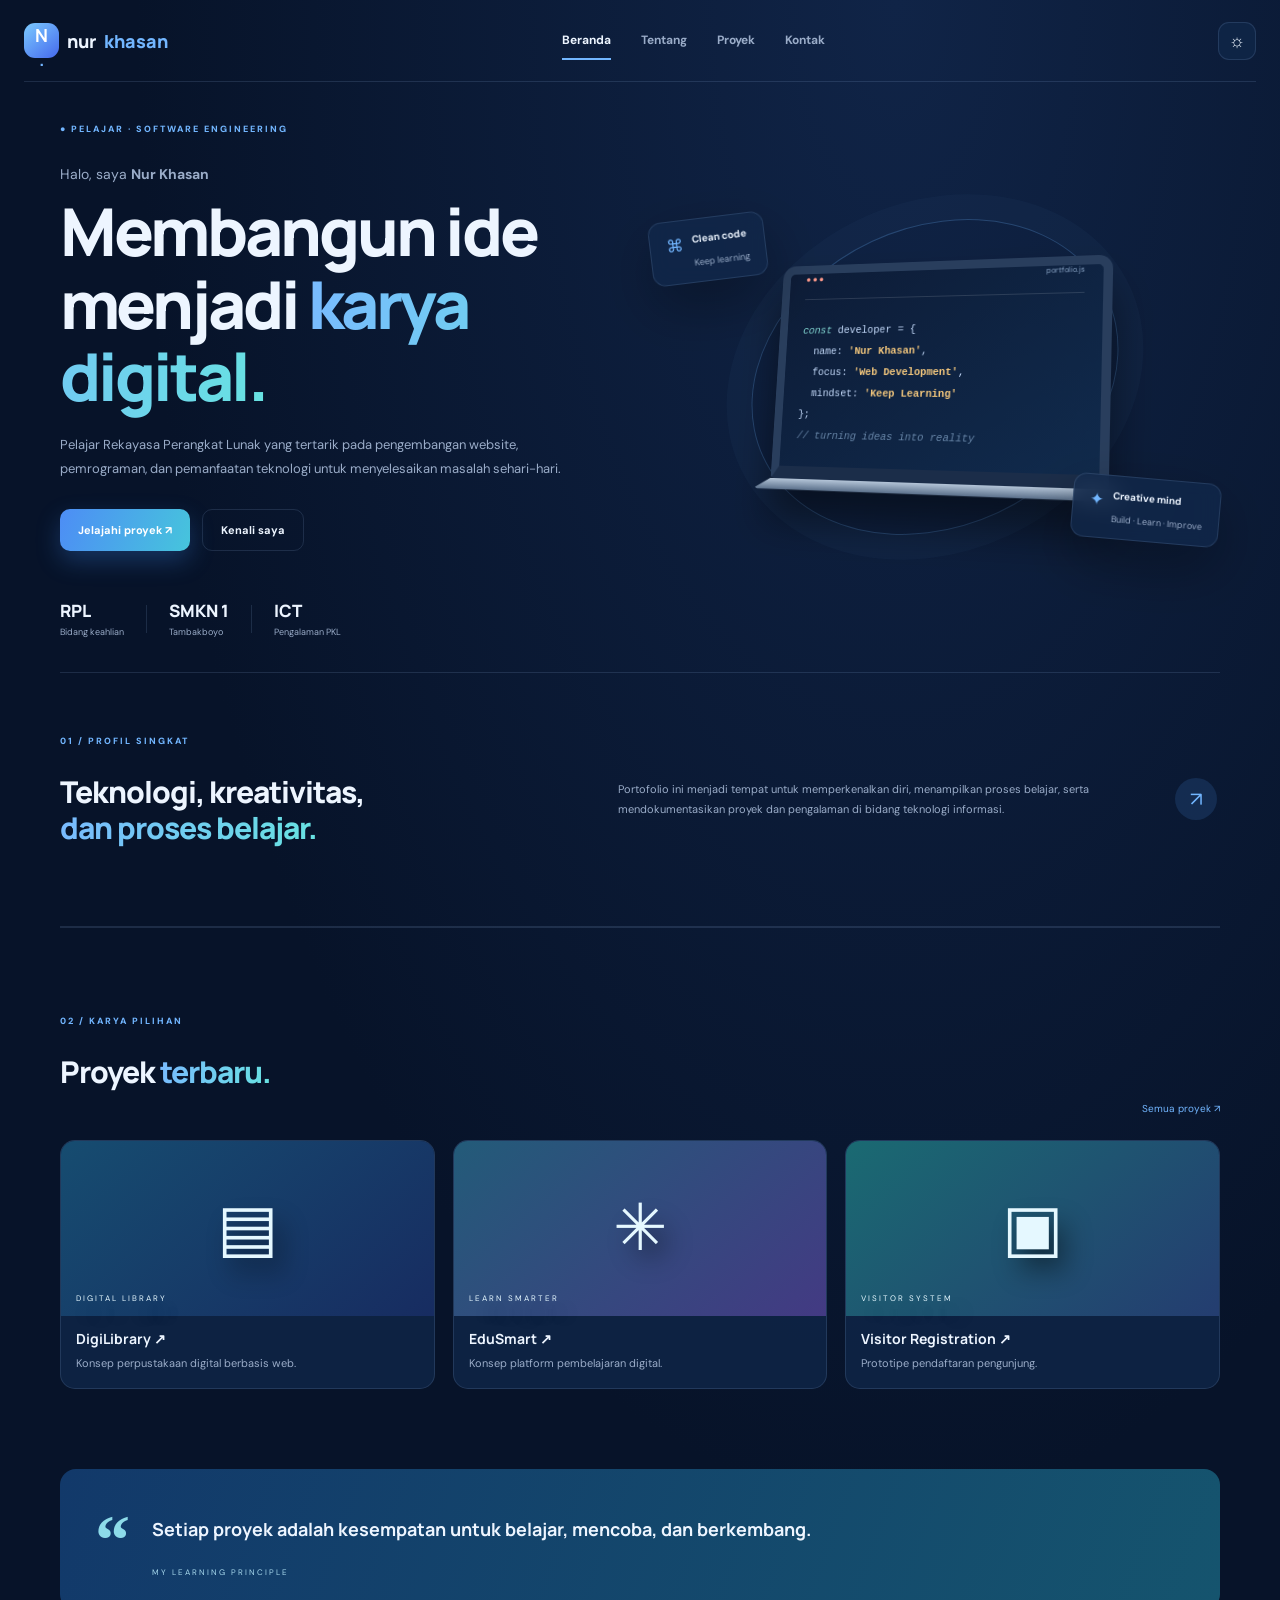
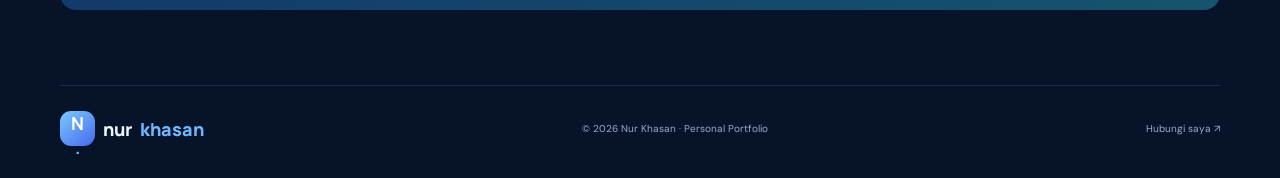
<file: index.html>
<!doctype html>
<html lang="id">

<head>
    <meta charset="utf-8">
    <meta name="viewport" content="width=device-width,initial-scale=1">
    <meta name="theme-color" content="#071329">
    <title>Nur Khasan | Portfolio</title>
    <link rel="icon" href="assets/favicon.svg">
    <link rel="stylesheet" href="./style.css">
</head>

<body>
    <header class="header"><a class="logo" href="index.html"><b>N<span>.</span></b> nur<span>khasan</span></a><button
            class="menu" aria-label="Menu">☰</button>
        <nav><a class="active" href="index.html">Beranda</a><a href="about.html">Tentang</a><a
                href="projects.html">Proyek</a><a href="contact.html">Kontak</a></nav><button class="theme"
            aria-label="Ganti tema">☼</button>
    </header>
    <main>
        <section class="hero wrap">
            <div><label class="eyebrow">● PELAJAR · SOFTWARE ENGINEERING</label>
                <p class="hello">Halo, saya <b>Nur Khasan</b></p>
                <h1>Membangun ide<br>menjadi <span>karya digital.</span></h1>
                <p class="lead">Pelajar Rekayasa Perangkat Lunak yang tertarik pada pengembangan website, pemrograman,
                    dan pemanfaatan teknologi untuk menyelesaikan masalah sehari-hari.</p>
                <div class="actions"><a class="btn primary" href="projects.html">Jelajahi proyek ↗</a><a
                        class="btn ghost" href="about.html">Kenali saya</a></div>
                <div class="stats">
                    <div><b>RPL</b><small>Bidang keahlian</small></div><i></i>
                    <div><b>SMKN 1</b><small>Tambakboyo</small></div><i></i>
                    <div><b>ICT</b><small>Pengalaman PKL</small></div>
                </div>
            </div>
            <div class="hero-art">
                <div class="ring"></div>
                <div class="laptop">
                    <div class="screen">
                        <div class="dots">● ● ● <small>portfolio.js</small></div>
                        <code><em>const</em> developer = {<br>&nbsp; name: <strong>'Nur Khasan'</strong>,<br>&nbsp; focus: <strong>'Web Development'</strong>,<br>&nbsp; mindset: <strong>'Keep Learning'</strong><br>};<br><i>// turning ideas into reality</i></code>
                    </div>
                    <div class="base"></div>
                </div>
                <div class="float f1">⌘ <b>Clean code</b><small>Keep learning</small></div>
                <div class="float f2">✦ <b>Creative mind</b><small>Build · Learn · Improve</small></div>
            </div>
        </section>
        <section class="intro wrap">
            <div><label class="eyebrow">01 / PROFIL SINGKAT</label>
                <h2>Teknologi, kreativitas,<br><span>dan proses belajar.</span></h2>
            </div>
            <p>Portofolio ini menjadi tempat untuk memperkenalkan diri, menampilkan proses belajar, serta
                mendokumentasikan proyek dan pengalaman di bidang teknologi informasi.</p><a class="round"
                href="about.html">↗</a>
        </section>
        <section class="wrap section">
            <div class="section-head">
                <div><label class="eyebrow">02 / KARYA PILIHAN</label>
                    <h2>Proyek <span>terbaru.</span></h2>
                </div><a href="projects.html">Semua proyek ↗</a>
            </div>
            <div class="preview-grid"><a class="preview" href="projects.html#digilibrary">
                    <div class="art a1">▤<small>DIGITAL LIBRARY</small></div><b>DigiLibrary ↗</b>
                    <p>Konsep perpustakaan digital berbasis web.</p>
                </a><a class="preview" href="projects.html#edusmart">
                    <div class="art a2">✳<small>LEARN SMARTER</small></div><b>EduSmart ↗</b>
                    <p>Konsep platform pembelajaran digital.</p>
                </a><a class="preview" href="projects.html#visitor">
                    <div class="art a3">▣<small>VISITOR SYSTEM</small></div><b>Visitor Registration ↗</b>
                    <p>Prototipe pendaftaran pengunjung.</p>
                </a></div>
        </section>
        <section class="quote wrap"><strong>“</strong>
            <div>
                <h3>Setiap proyek adalah kesempatan untuk belajar, mencoba, dan berkembang.</h3><small>MY LEARNING
                    PRINCIPLE</small>
            </div>
        </section>
    </main>
    <footer class="footer wrap"><a class="logo" href="index.html"><b>N<span>.</span></b>
            nur<span>khasan</span></a><small>© 2026 Nur Khasan · Personal Portfolio</small><a
            href="contact.html">Hubungi saya ↗</a></footer>
    <script src="./main.js"></script>
</body>

</html>
</file>
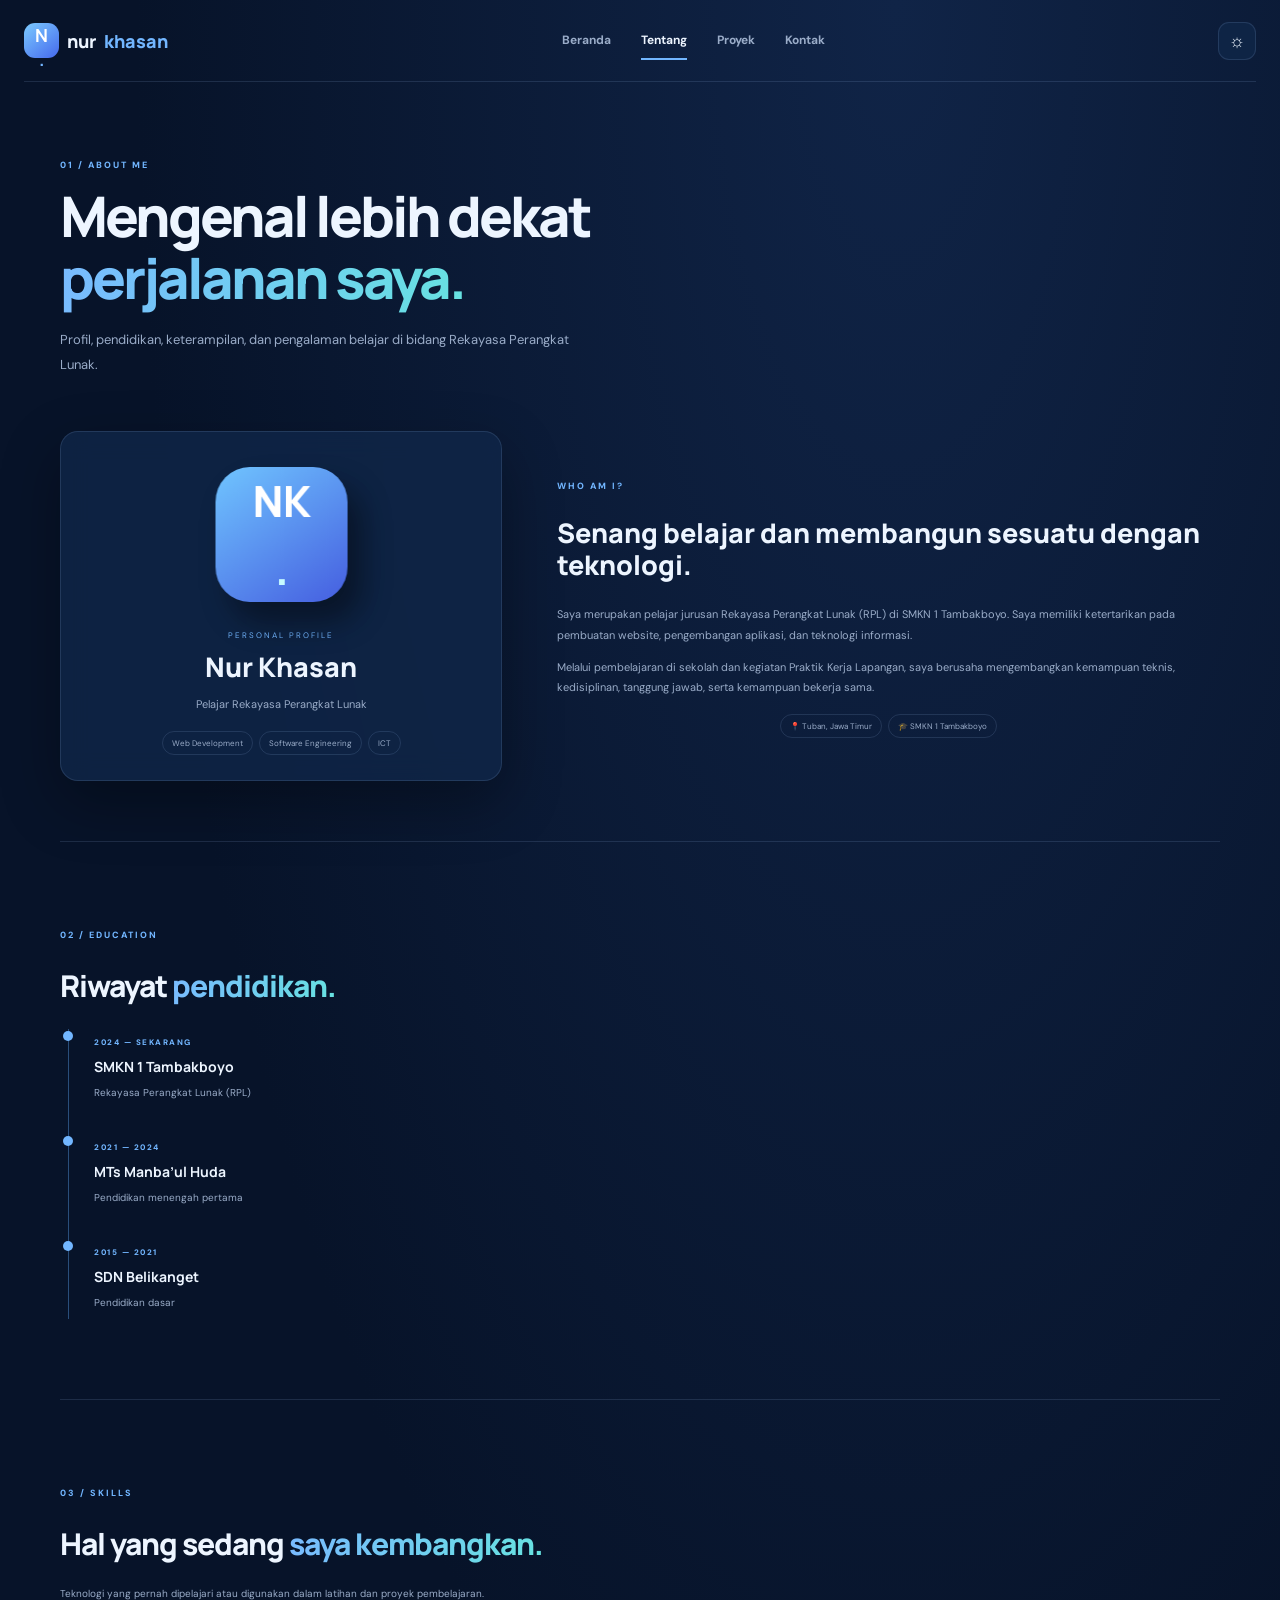
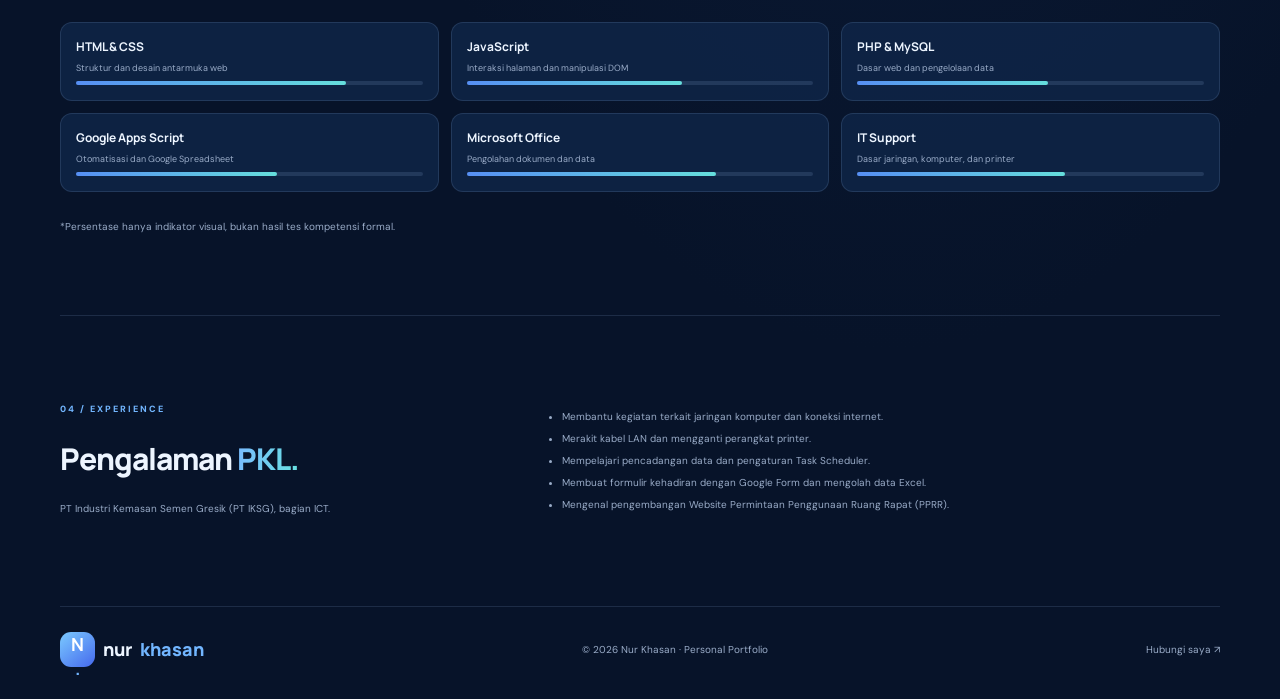
<file: about.html>
<!doctype html>
<html lang="id">

<head>
    <meta charset="utf-8">
    <meta name="viewport" content="width=device-width,initial-scale=1">
    <title>Tentang Saya | Nur Khasan</title>
    <link rel="icon" href="assets/favicon.svg">
    <link rel="stylesheet" href="./style.css">
</head>

<body>
    <header class="header"><a class="logo" href="index.html"><b>N<span>.</span></b> nur<span>khasan</span></a><button
            class="menu" aria-label="Menu">☰</button>
        <nav><a href="index.html">Beranda</a><a class="active" href="about.html">Tentang</a><a
                href="projects.html">Proyek</a><a href="contact.html">Kontak</a></nav><button class="theme"
            aria-label="Ganti tema">☼</button>
    </header>
    <main class="wrap page">
        <header class="page-title"><label class="eyebrow">01 / ABOUT ME</label>
            <h1>Mengenal lebih dekat<br><span>perjalanan saya.</span></h1>
            <p>Profil, pendidikan, keterampilan, dan pengalaman belajar di bidang Rekayasa Perangkat Lunak.</p>
        </header>
        <section class="about-grid">
            <div class="profile glass">
                <div class="avatar">NK<span>.</span></div><small>PERSONAL PROFILE</small>
                <h2>Nur Khasan</h2>
                <p>Pelajar Rekayasa Perangkat Lunak</p>
                <div class="tags"><span>Web Development</span><span>Software Engineering</span><span>ICT</span></div>
            </div>
            <div><label class="eyebrow">WHO AM I?</label>
                <h2>Senang belajar dan membangun sesuatu dengan teknologi.</h2>
                <p>Saya merupakan pelajar jurusan Rekayasa Perangkat Lunak (RPL) di SMKN 1 Tambakboyo. Saya memiliki
                    ketertarikan pada pembuatan website, pengembangan aplikasi, dan teknologi informasi.</p>
                <p>Melalui pembelajaran di sekolah dan kegiatan Praktik Kerja Lapangan, saya berusaha mengembangkan
                    kemampuan teknis, kedisiplinan, tanggung jawab, serta kemampuan bekerja sama.</p>
                <div class="tags"><span>📍 Tuban, Jawa Timur</span><span>🎓 SMKN 1 Tambakboyo</span></div>
            </div>
        </section>
        <section class="section"><label class="eyebrow">02 / EDUCATION</label>
            <h2>Riwayat <span>pendidikan.</span></h2>
            <div class="timeline">
                <article><small>2024 — SEKARANG</small>
                    <h3>SMKN 1 Tambakboyo</h3>
                    <p>Rekayasa Perangkat Lunak (RPL)</p>
                </article>
                <article><small>2021 — 2024</small>
                    <h3>MTs Manba’ul Huda</h3>
                    <p>Pendidikan menengah pertama</p>
                </article>
                <article><small>2015 — 2021</small>
                    <h3>SDN Belikanget</h3>
                    <p>Pendidikan dasar</p>
                </article>
            </div>
        </section>
        <section class="section"><label class="eyebrow">03 / SKILLS</label>
            <h2>Hal yang sedang <span>saya kembangkan.</span></h2>
            <p class="muted">Teknologi yang pernah dipelajari atau digunakan dalam latihan dan proyek pembelajaran.</p>
            <div class="skills">
                <article><b>HTML & CSS</b><small>Struktur dan desain antarmuka web</small><i><span
                            style="width:78%"></span></i></article>
                <article><b>JavaScript</b><small>Interaksi halaman dan manipulasi DOM</small><i><span
                            style="width:62%"></span></i></article>
                <article><b>PHP & MySQL</b><small>Dasar web dan pengelolaan data</small><i><span
                            style="width:55%"></span></i></article>
                <article><b>Google Apps Script</b><small>Otomatisasi dan Google Spreadsheet</small><i><span
                            style="width:58%"></span></i></article>
                <article><b>Microsoft Office</b><small>Pengolahan dokumen dan data</small><i><span
                            style="width:72%"></span></i></article>
                <article><b>IT Support</b><small>Dasar jaringan, komputer, dan printer</small><i><span
                            style="width:60%"></span></i></article>
            </div><small class="muted">*Persentase hanya indikator visual, bukan hasil tes kompetensi formal.</small>
        </section>
        <section class="section experience">
            <div><label class="eyebrow">04 / EXPERIENCE</label>
                <h2>Pengalaman <span>PKL.</span></h2>
                <p class="muted">PT Industri Kemasan Semen Gresik (PT IKSG), bagian ICT.</p>
            </div>
            <ul>
                <li>Membantu kegiatan terkait jaringan komputer dan koneksi internet.</li>
                <li>Merakit kabel LAN dan mengganti perangkat printer.</li>
                <li>Mempelajari pencadangan data dan pengaturan Task Scheduler.</li>
                <li>Membuat formulir kehadiran dengan Google Form dan mengolah data Excel.</li>
                <li>Mengenal pengembangan Website Permintaan Penggunaan Ruang Rapat (PPRR).</li>
            </ul>
        </section>
    </main>
    <footer class="footer wrap"><a class="logo" href="index.html"><b>N<span>.</span></b>
            nur<span>khasan</span></a><small>© 2026 Nur Khasan · Personal Portfolio</small><a
            href="contact.html">Hubungi saya ↗</a></footer>
    <script src="./main.js"></script>
</body>

</html>
</file>
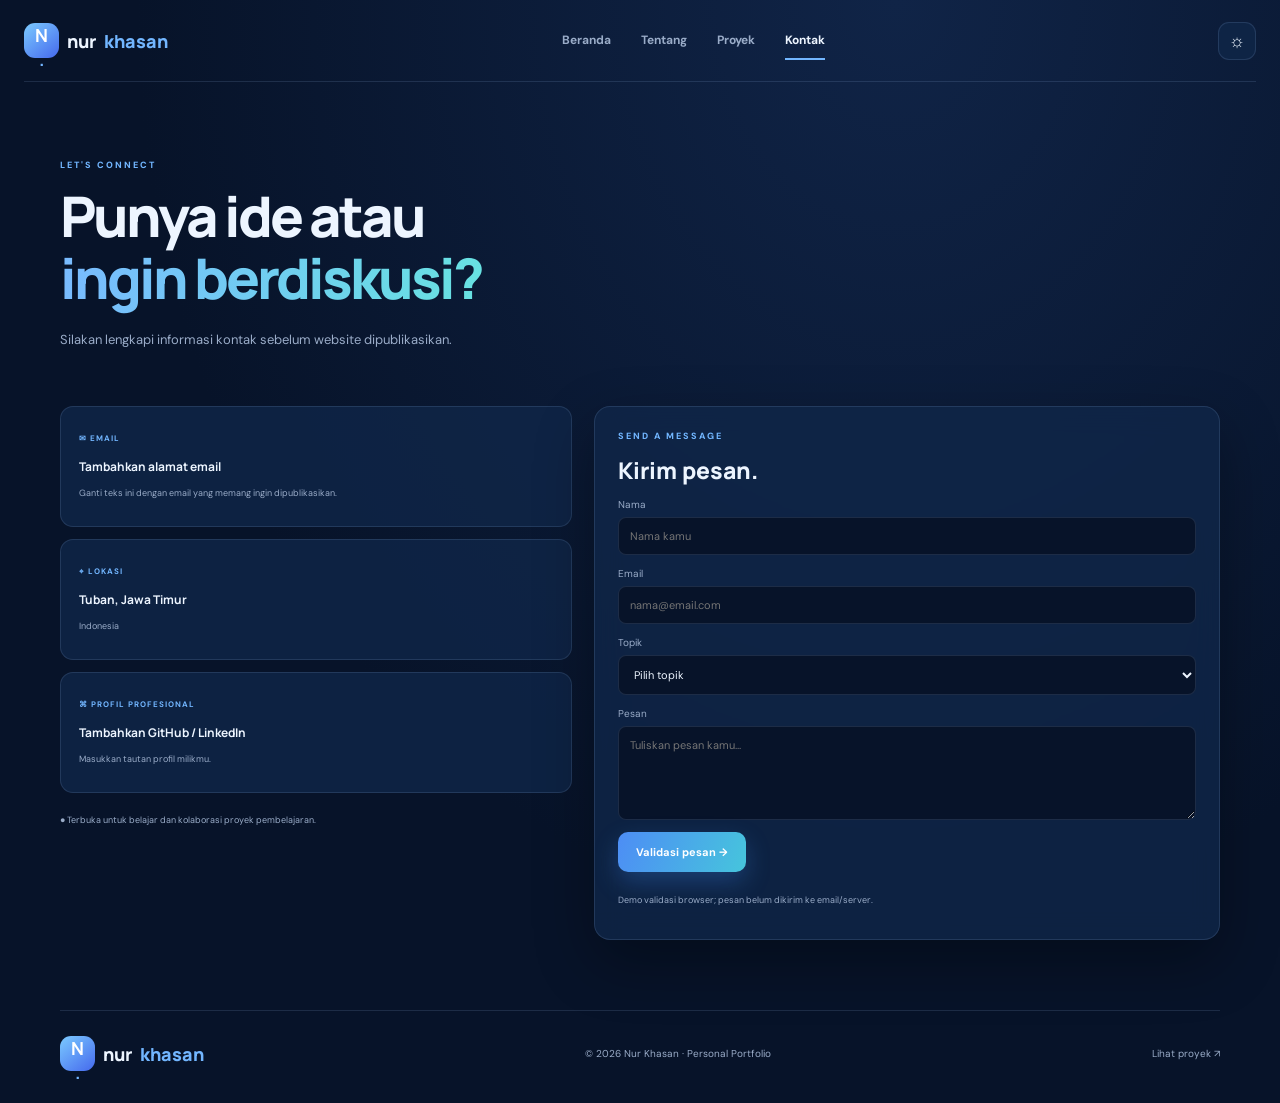
<file: contact.html>
<!doctype html>
<html lang="id">

<head>
    <meta charset="utf-8">
    <meta name="viewport" content="width=device-width,initial-scale=1">
    <title>Kontak | Nur Khasan</title>
    <link rel="icon" href="assets/favicon.svg">
    <link rel="stylesheet" href="./style.css">
</head>

<body>
    <header class="header"><a class="logo" href="index.html"><b>N<span>.</span></b> nur<span>khasan</span></a><button
            class="menu" aria-label="Menu">☰</button>
        <nav><a href="index.html">Beranda</a><a href="about.html">Tentang</a><a href="projects.html">Proyek</a><a
                class="active" href="contact.html">Kontak</a></nav><button class="theme"
            aria-label="Ganti tema">☼</button>
    </header>
    <main class="wrap page">
        <header class="page-title"><label class="eyebrow">LET'S CONNECT</label>
            <h1>Punya ide atau<br><span>ingin berdiskusi?</span></h1>
            <p>Silakan lengkapi informasi kontak sebelum website dipublikasikan.</p>
        </header>
        <section class="contact-grid">
            <div class="contact-cards">
                <article><b>✉ EMAIL</b>
                    <h3>Tambahkan alamat email</h3>
                    <p>Ganti teks ini dengan email yang memang ingin dipublikasikan.</p>
                </article>
                <article><b>⌖ LOKASI</b>
                    <h3>Tuban, Jawa Timur</h3>
                    <p>Indonesia</p>
                </article>
                <article><b>⌘ PROFIL PROFESIONAL</b>
                    <h3>Tambahkan GitHub / LinkedIn</h3>
                    <p>Masukkan tautan profil milikmu.</p>
                </article>
                <p class="availability">● Terbuka untuk belajar dan kolaborasi proyek pembelajaran.</p>
            </div>
            <form class="form glass" id="contactForm" novalidate><label class="eyebrow">SEND A MESSAGE</label>
                <h2>Kirim pesan.</h2><label>Nama<input id="name" required minlength="2"
                        placeholder="Nama kamu"></label><label>Email<input id="email" type="email" required
                        placeholder="nama@email.com"></label><label>Topik<select id="topic" required>
                        <option value="">Pilih topik</option>
                        <option>Diskusi proyek</option>
                        <option>Kolaborasi belajar</option>
                        <option>Pertanyaan umum</option>
                    </select></label><label>Pesan<textarea id="message" rows="5" required minlength="10"
                        placeholder="Tuliskan pesan kamu..."></textarea></label><button class="btn primary"
                    type="submit">Validasi pesan →</button>
                <p id="feedback" class="feedback">Demo validasi browser; pesan belum dikirim ke email/server.</p>
            </form>
        </section>
    </main>
    <footer class="footer wrap"><a class="logo" href="index.html"><b>N<span>.</span></b>
            nur<span>khasan</span></a><small>© 2026 Nur Khasan · Personal Portfolio</small><a href="projects.html">Lihat
            proyek ↗</a></footer>
    <script src="./main.js"></script>
</body>

</html>
</file>
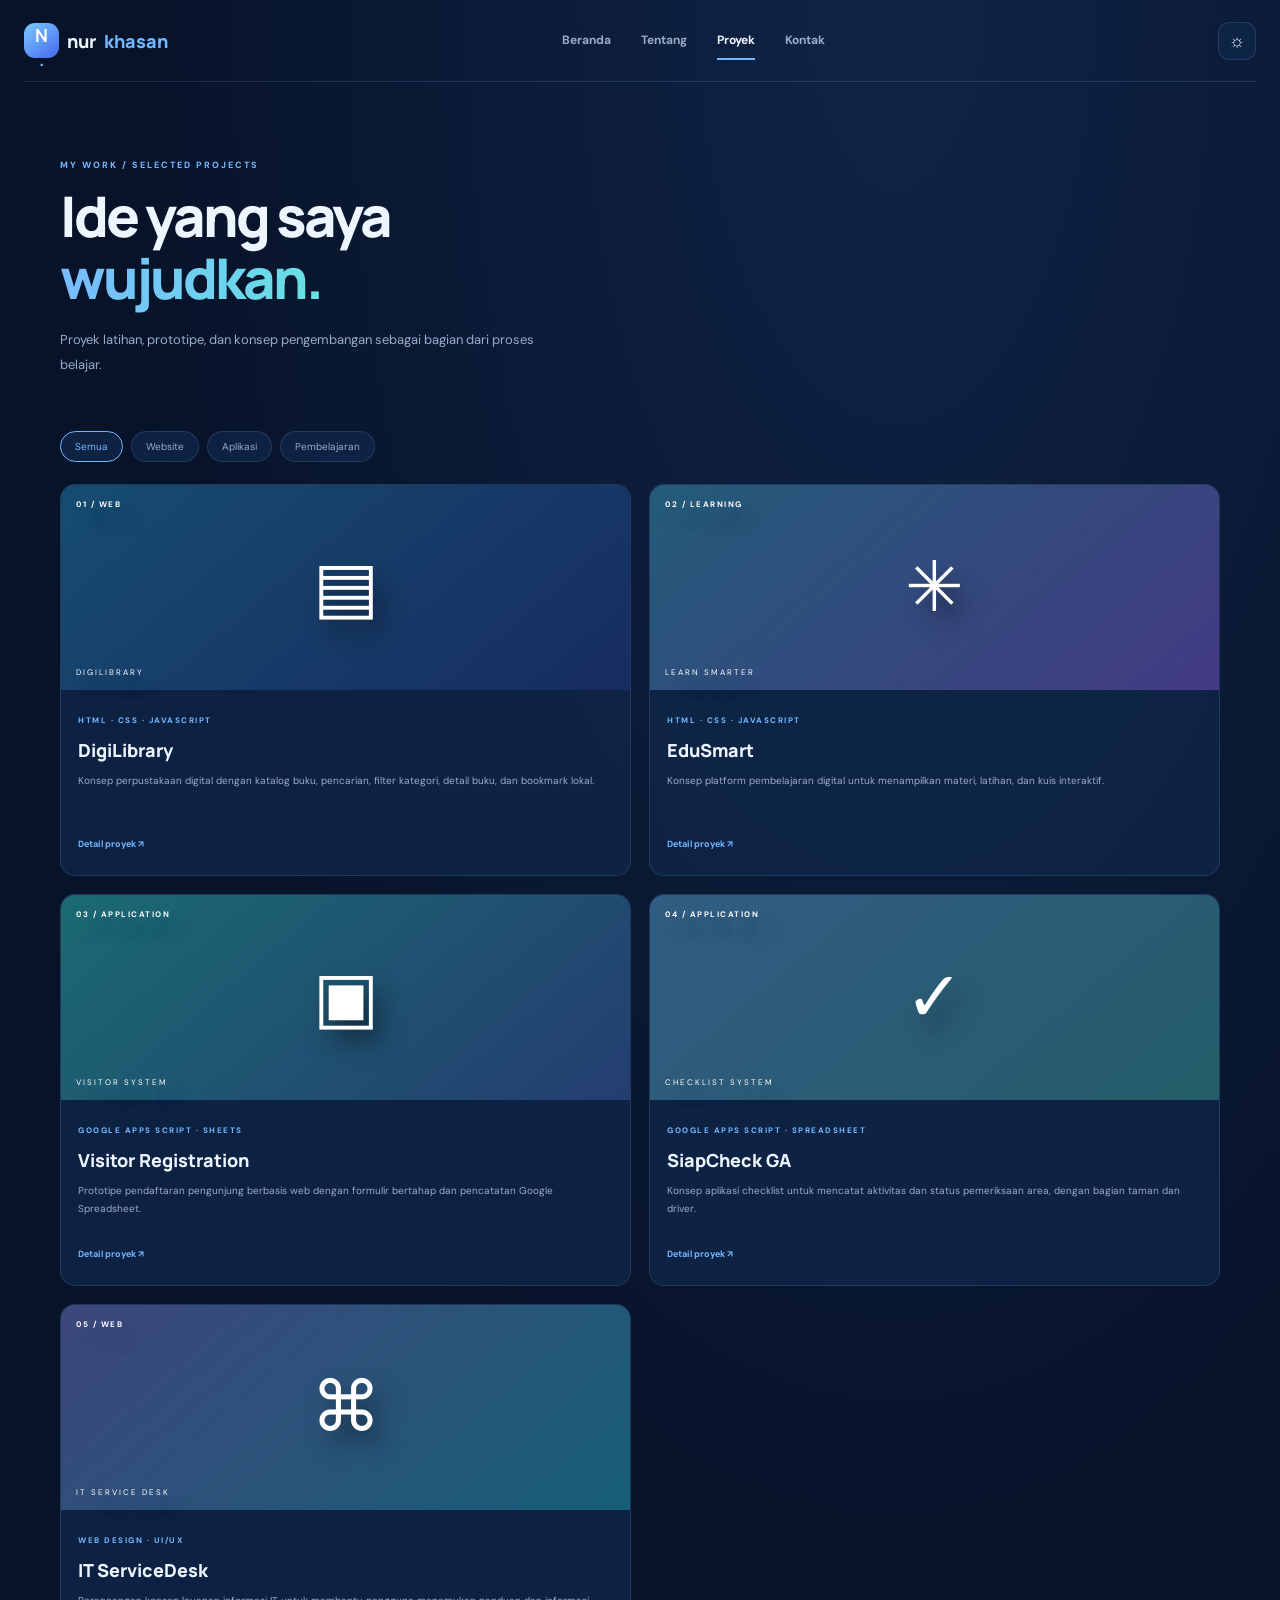
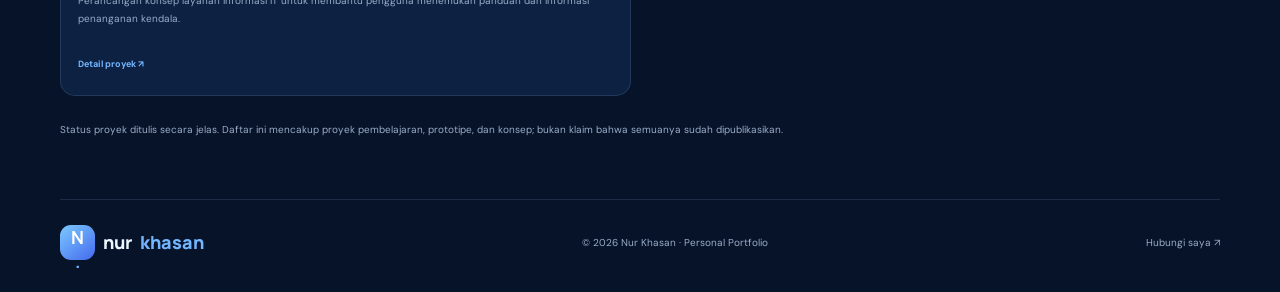
<file: projects.html>
<!doctype html>
<html lang="id">

<head>
    <meta charset="utf-8">
    <meta name="viewport" content="width=device-width,initial-scale=1">
    <title>Proyek | Nur Khasan</title>
    <link rel="icon" href="assets/favicon.svg">
    <link rel="stylesheet" href="./style.css">
</head>

<body>
    <header class="header"><a class="logo" href="index.html"><b>N<span>.</span></b> nur<span>khasan</span></a><button
            class="menu" aria-label="Menu">☰</button>
        <nav><a href="index.html">Beranda</a><a href="about.html">Tentang</a><a class="active"
                href="projects.html">Proyek</a><a href="contact.html">Kontak</a></nav><button class="theme"
            aria-label="Ganti tema">☼</button>
    </header>
    <main class="wrap page">
        <header class="page-title"><label class="eyebrow">MY WORK / SELECTED PROJECTS</label>
            <h1>Ide yang saya<br><span>wujudkan.</span></h1>
            <p>Proyek latihan, prototipe, dan konsep pengembangan sebagai bagian dari proses belajar.</p>
        </header>
        <div class="filters" id="filters"><button class="active" data-filter="all">Semua</button><button
                data-filter="web">Website</button><button data-filter="app">Aplikasi</button><button
                data-filter="learn">Pembelajaran</button></div>
        <section class="projects">
            <article class="project" id="digilibrary" data-type="web">
                <div class="project-art a1"><b>01 / WEB</b><span>▤</span><small>DIGILIBRARY</small></div>
                <div class="project-body"><label>HTML · CSS · JAVASCRIPT</label>
                    <h2>DigiLibrary</h2>
                    <p>Konsep perpustakaan digital dengan katalog buku, pencarian, filter kategori, detail buku, dan
                        bookmark lokal.</p><button data-detail="digilibrary">Detail proyek ↗</button>
                </div>
            </article>
            <article class="project" id="edusmart" data-type="learn">
                <div class="project-art a2"><b>02 / LEARNING</b><span>✳</span><small>LEARN SMARTER</small></div>
                <div class="project-body"><label>HTML · CSS · JAVASCRIPT</label>
                    <h2>EduSmart</h2>
                    <p>Konsep platform pembelajaran digital untuk menampilkan materi, latihan, dan kuis interaktif.</p>
                    <button data-detail="edusmart">Detail proyek ↗</button>
                </div>
            </article>
            <article class="project" id="visitor" data-type="app">
                <div class="project-art a3"><b>03 / APPLICATION</b><span>▣</span><small>VISITOR SYSTEM</small></div>
                <div class="project-body"><label>GOOGLE APPS SCRIPT · SHEETS</label>
                    <h2>Visitor Registration</h2>
                    <p>Prototipe pendaftaran pengunjung berbasis web dengan formulir bertahap dan pencatatan Google
                        Spreadsheet.</p><button data-detail="visitor">Detail proyek ↗</button>
                </div>
            </article>
            <article class="project" id="siapcheck" data-type="app">
                <div class="project-art a4"><b>04 / APPLICATION</b><span>✓</span><small>CHECKLIST SYSTEM</small></div>
                <div class="project-body"><label>GOOGLE APPS SCRIPT · SPREADSHEET</label>
                    <h2>SiapCheck GA</h2>
                    <p>Konsep aplikasi checklist untuk mencatat aktivitas dan status pemeriksaan area, dengan bagian
                        taman dan driver.</p><button data-detail="siapcheck">Detail proyek ↗</button>
                </div>
            </article>
            <article class="project" id="servicedesk" data-type="web">
                <div class="project-art a5"><b>05 / WEB</b><span>⌘</span><small>IT SERVICE DESK</small></div>
                <div class="project-body"><label>WEB DESIGN · UI/UX</label>
                    <h2>IT ServiceDesk</h2>
                    <p>Perancangan konsep layanan informasi IT untuk membantu pengguna menemukan panduan dan informasi
                        penanganan kendala.</p><button data-detail="servicedesk">Detail proyek ↗</button>
                </div>
            </article>
        </section>
        <p class="muted note">Status proyek ditulis secara jelas. Daftar ini mencakup proyek pembelajaran, prototipe,
            dan konsep; bukan klaim bahwa semuanya sudah dipublikasikan.</p>
    </main>
    <div class="modal hidden" id="modal" role="dialog" aria-modal="true">
        <div class="modal-box"><button id="close" class="close" aria-label="Tutup">×</button><label
                class="eyebrow">PROJECT OVERVIEW</label>
            <h2 id="modalTitle"></h2>
            <p id="modalText"></p>
            <div id="modalTags" class="tags"></div>
        </div>
    </div>
    <footer class="footer wrap"><a class="logo" href="index.html"><b>N<span>.</span></b>
            nur<span>khasan</span></a><small>© 2026 Nur Khasan · Personal Portfolio</small><a
            href="contact.html">Hubungi saya ↗</a></footer>
    <script src="./main.js"></script>
</body>

</html>
</file>
<file: style.css>
@import url('https://fonts.googleapis.com/css2?family=DM+Sans:wght@400;500;600;700&family=Manrope:wght@400;500;600;700;800&display=swap');
:root{--bg:#071329;--bg2:#102447;--panel:rgba(16,39,73,.78);--text:#edf5ff;--muted:#9aacc8;--line:#9ebeee25;--blue:#72b6ff;--shadow:0 22px 60px #0005} :root[data-theme=light]{--bg:#edf4fc;--bg2:#e2edfa;--panel:#ffffffd9;--text:#102342;--muted:#62748d;--line:#1e407326;--shadow:0 22px 60px #284c7c20}
*{box-sizing:border-box}body{margin:0;background:radial-gradient(ellipse at 70% 0,var(--bg2),var(--bg) 60%);color:var(--text);font-family:'DM Sans',sans-serif;min-height:100vh}a{color:inherit;text-decoration:none}button,input,textarea,select{font:inherit}.wrap{width:min(1160px,calc(100% - 48px));margin:auto}.header{height:82px;width:min(1240px,calc(100% - 48px));margin:auto;border-bottom:1px solid var(--line);display:flex;align-items:center;justify-content:space-between;position:relative;z-index:5}.logo{font:800 18px Manrope;display:flex;align-items:center;gap:8px}.logo b{display:grid;place-items:center;width:35px;height:35px;border-radius:11px;background:linear-gradient(140deg,#7bcaff,#4569ed);color:white}.logo b span,.logo>span{color:var(--blue)}nav{display:flex;gap:30px;color:var(--muted);font-size:12px;font-weight:700}nav a{padding:10px 0}nav a.active,nav a:hover{color:var(--text);border-bottom:2px solid var(--blue)}.theme,.menu{border:1px solid var(--line);border-radius:11px;background:var(--panel);color:var(--text);width:38px;height:38px;cursor:pointer;font-size:18px}.menu{display:none}.eyebrow{font-size:9px;letter-spacing:2px;font-weight:800;color:var(--blue)}.gradient,h1 span,h2 span{background:linear-gradient(100deg,#79baff,#67e2e1);color:transparent;background-clip:text}.hero{min-height:590px;display:grid;grid-template-columns:1fr 1fr;align-items:center;gap:20px}.hello{color:var(--muted);font-size:14px;margin:28px 0 8px}.hero h1,.page-title h1{font:800 clamp(43px,5.4vw,66px)/1.1 Manrope;letter-spacing:-3px;margin:12px 0 20px}.lead,.page-title p{max-width:510px;color:var(--muted);font-size:13px;line-height:1.9}.actions{display:flex;gap:12px;margin-top:27px}.btn{display:inline-flex;align-items:center;justify-content:center;padding:13px 18px;border-radius:10px;font-size:11px;font-weight:700;border:1px solid var(--line)}.primary{background:linear-gradient(110deg,#4d8df5,#46c5dc);color:white;border:0;box-shadow:0 10px 25px #3986e94a}.ghost{color:var(--text)}.stats{display:flex;align-items:center;gap:22px;margin-top:48px}.stats div{display:grid;gap:4px}.stats b{font:800 17px Manrope}.stats small{font-size:9px;color:var(--muted)}.stats i{height:28px;width:1px;background:var(--line)}
.hero-art{height:430px;display:grid;place-items:center;position:relative;perspective:1000px}.ring{position:absolute;width:380px;height:300px;border:1px solid #72b6ff40;border-radius:50%;transform:rotate(-25deg);box-shadow:0 0 0 25px #72b6ff08}.laptop{width:350px;position:relative;transform:rotateY(-18deg) rotateX(8deg);filter:drop-shadow(0 30px 22px #0007);animation:float 6s ease-in-out infinite}.screen{height:225px;border:9px solid #293e5d;border-bottom:13px solid #1b2d49;border-radius:14px 14px 4px 4px;background:linear-gradient(145deg,#0d1c37,#102a4c);padding:0 18px}.dots{height:28px;border-bottom:1px solid #ffffff20;color:#ff9a8b;font-size:9px}.dots small{float:right;color:#8da8c9}.screen code{display:block;padding-top:22px;color:#c4dafa;font:11px/2 monospace}.screen em{color:#83d8d4}.screen strong{color:#f3c77d}.screen i{color:#6886a8}.base{height:14px;width:390px;margin-left:-20px;background:linear-gradient(#b4c5d8,#455b78);clip-path:polygon(5% 0,95% 0,100% 80%,0 80%);border-radius:0 0 12px 12px}.float{position:absolute;padding:13px 16px;border:1px solid var(--line);border-radius:13px;background:var(--panel);backdrop-filter:blur(12px);box-shadow:var(--shadow);font-size:17px;color:var(--blue);display:grid;grid-template-columns:auto 1fr;gap:2px 9px;transform:rotate(-7deg)}.float b{font-size:10px;color:var(--text)}.float small{grid-column:2;font-size:9px;color:var(--muted)}.f1{left:0;top:55px}.f2{right:0;bottom:50px;transform:rotate(5deg)}@keyframes float{50%{transform:rotateY(-13deg) rotateX(5deg) translateY(-12px)}}
.intro{border-top:1px solid var(--line);border-bottom:1px solid var(--line);padding:55px 0;display:grid;grid-template-columns:1fr 1fr 45px;gap:30px;align-items:center}.intro h2,.section h2{font:800 30px/1.2 Manrope;letter-spacing:-1px}.intro p,.preview p{font-size:11px;line-height:1.9;color:var(--muted)}.round{width:42px;height:42px;border-radius:50%;background:#4d9cf526;color:var(--blue);display:grid;place-items:center;font-size:20px}.section{padding:80px 0}.section-head{display:flex;justify-content:space-between;align-items:end;margin-bottom:25px}.section-head>a{font-size:10px;color:var(--blue)}.preview-grid{display:grid;grid-template-columns:repeat(3,1fr);gap:18px}.preview{border:1px solid var(--line);border-radius:15px;overflow:hidden;background:var(--panel);padding-bottom:15px;transition:.2s}.preview:hover{transform:translateY(-5px)}.art{height:175px;display:grid;place-items:center;font-size:65px;color:#e5f8ff;position:relative;text-shadow:10px 15px 25px #0007}.art small{position:absolute;bottom:13px;left:15px;font-size:8px;letter-spacing:2px}.a1{background:linear-gradient(140deg,#164c70,#172c61)}.a2{background:linear-gradient(140deg,#235b79,#433a83)}.a3{background:linear-gradient(140deg,#1a6a72,#243d70)}.a4{background:linear-gradient(140deg,#315c83,#245d69)}.a5{background:linear-gradient(140deg,#3d477c,#175f77)}.preview>b,.preview>p{display:block;margin:13px 15px 0}.preview>b{font:700 14px Manrope}.preview p{margin-top:5px}.quote{margin-bottom:75px;padding:30px 35px;border-radius:16px;background:linear-gradient(110deg,#12396a,#15546e);display:flex;gap:22px;align-items:center}.quote>strong{font:800 70px Georgia;color:#8ddbe9}.quote h3{font:700 18px Manrope}.quote small{font-size:8px;letter-spacing:2px;color:#a8d9ed}
.footer{border-top:1px solid var(--line);padding:25px 0 32px;display:flex;align-items:center;justify-content:space-between;gap:15px}.footer small,.footer>a:last-child{font-size:10px;color:var(--muted)}.page{min-height:calc(100vh - 170px)}.page-title{padding:70px 0 40px}.page-title h1{font-size:56px}.glass{background:var(--panel);border:1px solid var(--line);backdrop-filter:blur(14px);box-shadow:var(--shadow)}.about-grid{display:grid;grid-template-columns:.8fr 1.2fr;gap:55px;align-items:center;padding-bottom:60px}.profile{padding:25px;border-radius:18px;text-align:center}.avatar{width:135px;height:135px;border-radius:35px;margin:10px auto 20px;display:grid;place-items:center;background:linear-gradient(145deg,#70c5ff,#455ee0);font:800 43px Manrope;color:white;box-shadow:15px 20px 30px #0006;transform:rotateY(-12deg)}.avatar span{color:#c6fbff}.profile>small{font-size:8px;letter-spacing:2px;color:var(--blue)}.profile h2{font:800 22px Manrope;margin:8px}.profile p,.about-grid p{font-size:11px;line-height:1.9;color:var(--muted)}.about-grid h2{font:800 27px/1.2 Manrope}.tags{display:flex;gap:6px;flex-wrap:wrap;justify-content:center;margin-top:16px}.tags span{padding:6px 9px;border:1px solid var(--line);border-radius:20px;font-size:8px;color:var(--muted)}.section{border-top:1px solid var(--line)}.timeline{border-left:1px solid #5da9f566;margin:25px 0 0 8px;padding-left:25px;display:grid;gap:25px}.timeline article{position:relative}.timeline article:before{content:'';position:absolute;left:-31px;top:2px;width:10px;height:10px;border-radius:50%;background:var(--blue)}.timeline small,.project-body label{font-size:8px;letter-spacing:1.5px;color:var(--blue);font-weight:800}.timeline h3{font:700 14px Manrope;margin:7px 0}.timeline p,.muted{font-size:10px;color:var(--muted)}.skills{display:grid;grid-template-columns:repeat(3,1fr);gap:12px;margin:22px 0}.skills article{padding:15px;border:1px solid var(--line);border-radius:12px;background:var(--panel)}.skills b,.skills small{display:block}.skills b{font:700 12px Manrope}.skills small{font-size:9px;color:var(--muted);margin:7px 0}.skills i{display:block;height:4px;border-radius:8px;background:var(--line)}.skills i span{display:block;height:100%;border-radius:8px;background:linear-gradient(90deg,#568ff4,#65dedc)}.experience{display:grid;grid-template-columns:.8fr 1.2fr;gap:35px}.experience ul{padding-left:17px;color:var(--muted);font-size:10px;line-height:2.2}.filters{display:flex;gap:8px;margin-bottom:22px}.filters button{border:1px solid var(--line);border-radius:20px;padding:8px 14px;background:var(--panel);color:var(--muted);font-size:10px;cursor:pointer}.filters button.active{color:var(--blue);border-color:var(--blue)}.projects{display:grid;grid-template-columns:repeat(2,1fr);gap:18px}.project{border:1px solid var(--line);border-radius:15px;overflow:hidden;background:var(--panel)}.project.hide{display:none}.project-art{height:205px;position:relative;display:grid;place-items:center;color:white;font-size:70px;text-shadow:10px 15px 25px #0007}.project-art>b{position:absolute;left:15px;top:14px;font-size:8px;letter-spacing:1.5px}.project-art>small{position:absolute;bottom:13px;left:15px;font-size:8px;letter-spacing:2px}.project-body{padding:17px}.project-body h2{font:800 18px Manrope;margin:10px 0}.project-body p{font-size:10px;color:var(--muted);line-height:1.8;min-height:48px}.project-body button{border:0;background:none;color:var(--blue);font-size:9px;font-weight:700;cursor:pointer;padding:8px 0}.note{padding:15px 0 50px;line-height:1.8}.modal{position:fixed;inset:0;background:#020817c9;backdrop-filter:blur(8px);z-index:20;display:grid;place-items:center;padding:20px}.modal.hidden{display:none}.modal-box{width:min(500px,100%);background:var(--bg2);border:1px solid var(--line);border-radius:17px;padding:30px;position:relative}.modal-box h2{font:800 22px Manrope}.modal-box p{font-size:11px;line-height:1.8;color:var(--muted)}.close{position:absolute;right:15px;top:9px;background:none;border:0;color:var(--text);font-size:27px;cursor:pointer}.contact-grid{display:grid;grid-template-columns:.9fr 1.1fr;gap:22px;padding-bottom:70px}.contact-cards{display:grid;gap:12px;align-content:start}.contact-cards article{padding:18px;border:1px solid var(--line);border-radius:13px;background:var(--panel)}.contact-cards b{font-size:8px;color:var(--blue);letter-spacing:1px}.contact-cards h3{font:700 12px Manrope}.contact-cards p{font-size:9px;color:var(--muted)}.availability{font-size:9px;color:var(--muted)}.form{padding:23px;border-radius:16px;display:grid;gap:12px}.form h2{font:800 23px Manrope;margin:0}.form label:not(.eyebrow){font-size:10px;color:var(--muted);display:grid;gap:6px}.form input,.form textarea,.form select{width:100%;padding:11px;border:1px solid var(--line);border-radius:8px;background:var(--bg);color:var(--text);font-size:11px}.form button{justify-self:start;cursor:pointer}.feedback{font-size:9px;color:var(--muted);line-height:1.6}.feedback.error{color:#ff899c}.feedback.success{color:#5edab2}
@media(max-width:850px){.hero{grid-template-columns:1fr 1fr}.hero h1{font-size:50px}.skills{grid-template-columns:repeat(2,1fr)}}
@media(max-width:640px){.wrap,.header{width:calc(100% - 34px)}.header{height:70px}.menu{display:block;order:3}.theme{margin-left:auto;margin-right:10px}nav{display:none;position:absolute;top:62px;left:0;right:0;background:var(--bg2);border:1px solid var(--line);border-radius:12px;padding:15px;flex-direction:column;gap:7px}nav.open{display:flex}nav a{padding:8px}.hero{grid-template-columns:1fr;padding-top:35px}.hero h1,.page-title h1{font-size:44px;letter-spacing:-2px}.hero-art{height:330px;transform:scale(.84);margin:-5px -25px 0}.laptop{transform:scale(.9) rotateY(-18deg) rotateX(8deg)}.f1{left:0;top:30px}.f2{right:0;bottom:30px}.stats{gap:13px;margin-top:33px}.stats b{font-size:14px}.stats small{font-size:8px}.intro{grid-template-columns:1fr 40px;padding:38px 0;gap:8px}.intro>p{grid-column:1/-1}.intro h2,.section h2{font-size:26px}.section{padding:55px 0}.preview-grid{grid-template-columns:1fr}.art{height:155px}.quote{padding:22px;gap:12px}.quote h3{font-size:14px}.footer{flex-wrap:wrap}.footer small{order:3;width:100%}.page-title{padding:50px 0 28px}.about-grid,.experience,.contact-grid{grid-template-columns:1fr;gap:25px}.profile{max-width:400px;width:100%;margin:auto}.skills{grid-template-columns:1fr 1fr;gap:8px}.skills article{padding:12px}.projects{grid-template-columns:1fr}.project-art{height:180px}.project-body p{min-height:0}}
@media(prefers-reduced-motion:reduce){*{animation:none!important;scroll-behavior:auto!important;transition:none!important}}
</file>
